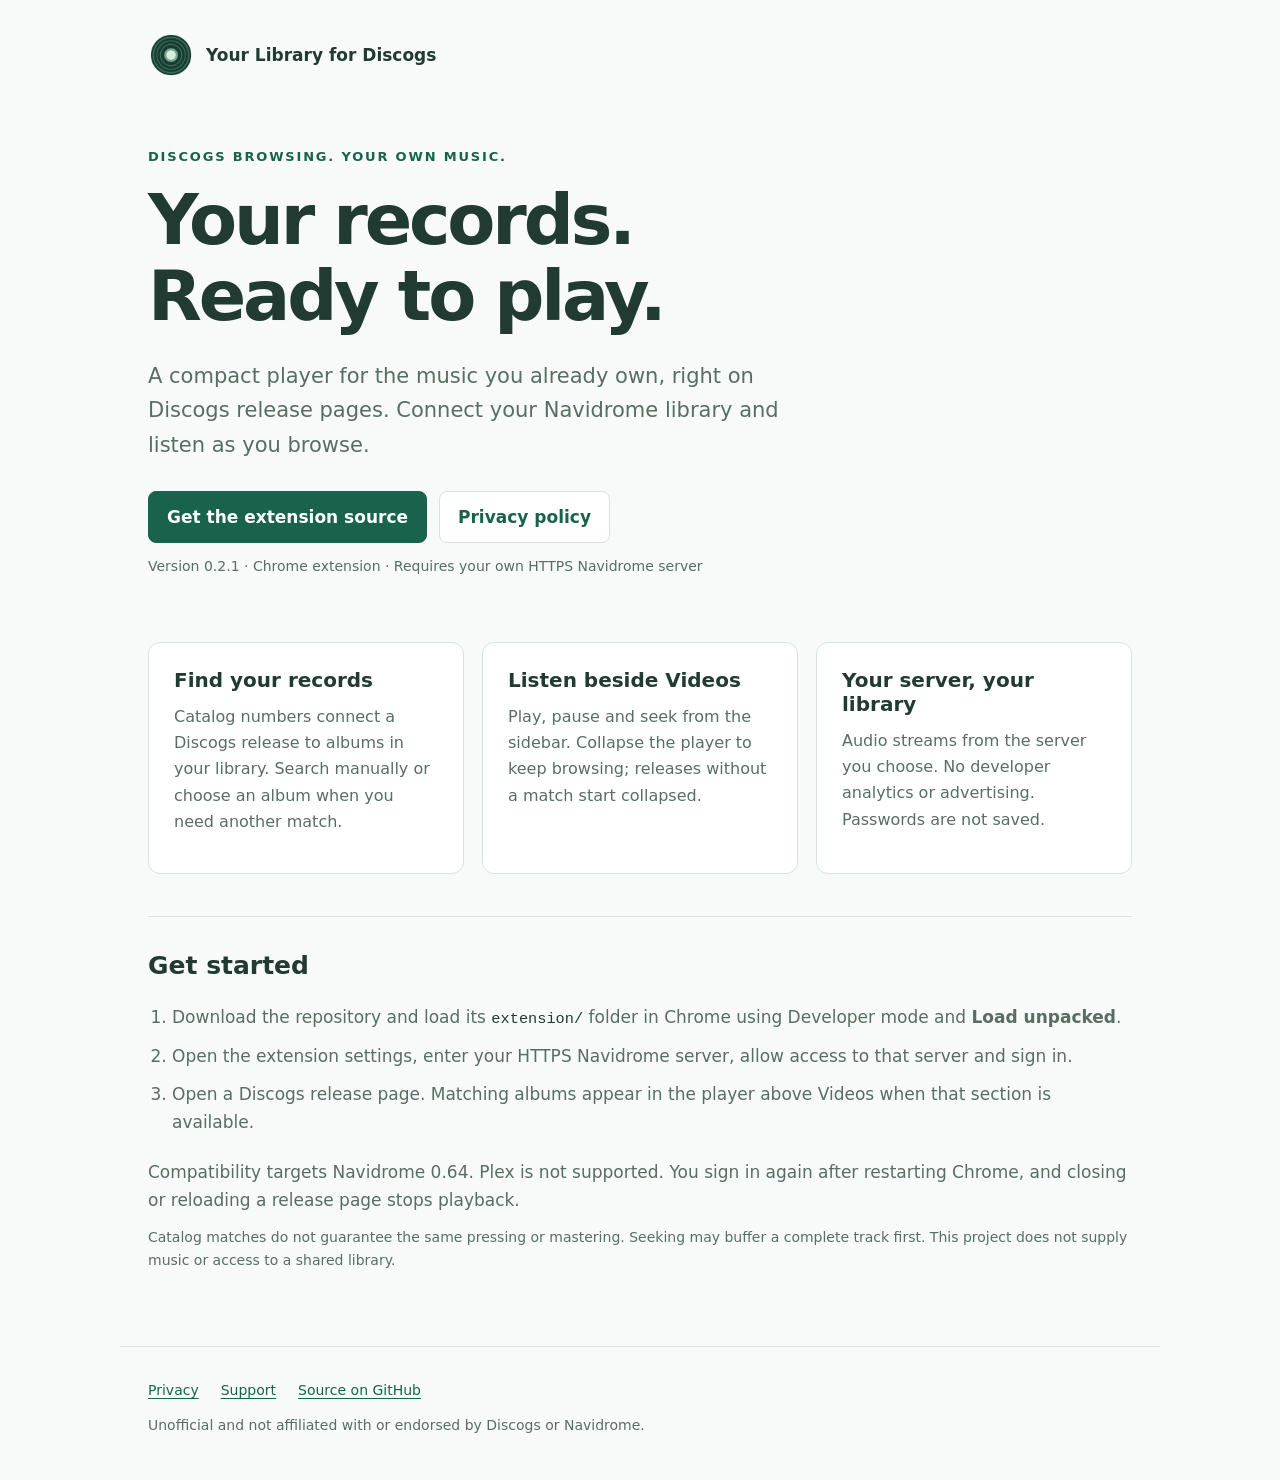
<file: docs/index.html>
<!doctype html>
<html lang="en">
<head>
  <meta charset="utf-8">
  <meta name="viewport" content="width=device-width,initial-scale=1">
  <meta name="description" content="Listen to your own Navidrome collection directly on Discogs release pages. An unofficial Chrome extension that matches your records by catalog number.">
  <title>Your Library for Discogs</title>
  <link rel="icon" href="icon.png">
  <style>
    :root{color-scheme:light;--ink:#213b33;--green:#19634d;--muted:#586e64;--line:#d7e3dc}
    *{box-sizing:border-box}body{margin:0;background:#f7faf8;color:var(--ink);font:17px/1.65 system-ui,sans-serif}
    main,footer{max-width:1040px;margin:auto;padding:32px 28px}header{display:flex;align-items:center;gap:12px;font-weight:750}header img{width:46px;height:46px}
    .hero{padding:68px 0 52px;max-width:820px}.eyebrow{color:var(--green);font-size:13px;letter-spacing:.14em;font-weight:750;text-transform:uppercase}
    h1{font-size:clamp(40px,7vw,70px);letter-spacing:-.045em;line-height:1.08;margin:16px 0 24px}h2{line-height:1.2;font-size:25px;margin:0 0 12px}p{margin:12px 0;color:var(--muted)}
    .intro{font-size:21px;max-width:650px}.links{display:flex;gap:12px;flex-wrap:wrap;margin:28px 0 0}a{color:var(--green);text-underline-offset:3px}.button{border:1px solid var(--line);border-radius:8px;padding:11px 18px;text-decoration:none;font-weight:650;background:white}.primary{background:var(--green);color:white;border-color:var(--green)}a:focus-visible{outline:3px solid #b68326;outline-offset:4px}
    .features{display:grid;grid-template-columns:repeat(3,1fr);gap:18px}.card{padding:25px;background:white;border:1px solid var(--line);border-radius:12px}.card h2{font-size:20px}.card p{font-size:16px}
    .setup{margin-top:42px;padding-top:34px;border-top:1px solid var(--line)}ol{padding-left:24px;color:var(--muted)}li{padding:5px 0}code{font-size:.9em;color:var(--ink)}.note{font-size:14px}footer{border-top:1px solid var(--line);margin-top:30px;font-size:14px}footer nav{display:flex;gap:22px;flex-wrap:wrap}
    @media(max-width:700px){.features{grid-template-columns:1fr}.hero{padding:44px 0 32px}main,footer{padding:24px}.intro{font-size:19px}}
  </style>
</head>
<body>
  <main>
    <header><img src="icon.png" alt="" width="46" height="46">Your Library for Discogs</header>
    <section class="hero" aria-labelledby="title">
      <div class="eyebrow">Discogs browsing. Your own music.</div>
      <h1 id="title">Your records.<br>Ready to play.</h1>
      <p class="intro">A compact player for the music you already own, right on Discogs release pages. Connect your Navidrome library and listen as you browse.</p>
      <div class="links"><a class="button primary" href="https://github.com/dimamarkus/discogs-navidrome#install-and-test">Get the extension source</a><a class="button" href="privacy.html">Privacy policy</a></div>
      <p class="note">Version 0.2.1 · Chrome extension · Requires your own HTTPS Navidrome server</p>
    </section>
    <section class="features" aria-label="Features">
      <article class="card"><h2>Find your records</h2><p>Catalog numbers connect a Discogs release to albums in your library. Search manually or choose an album when you need another match.</p></article>
      <article class="card"><h2>Listen beside Videos</h2><p>Play, pause and seek from the sidebar. Collapse the player to keep browsing; releases without a match start collapsed.</p></article>
      <article class="card"><h2>Your server, your library</h2><p>Audio streams from the server you choose. No developer analytics or advertising. Passwords are not saved.</p></article>
    </section>
    <section class="setup" aria-labelledby="setup-title">
      <h2 id="setup-title">Get started</h2>
      <ol><li>Download the repository and load its <code>extension/</code> folder in Chrome using Developer mode and <strong>Load unpacked</strong>.</li><li>Open the extension settings, enter your HTTPS Navidrome server, allow access to that server and sign in.</li><li>Open a Discogs release page. Matching albums appear in the player above Videos when that section is available.</li></ol>
      <p>Compatibility targets Navidrome 0.64. Plex is not supported. You sign in again after restarting Chrome, and closing or reloading a release page stops playback.</p>
      <p class="note">Catalog matches do not guarantee the same pressing or mastering. Seeking may buffer a complete track first. This project does not supply music or access to a shared library.</p>
    </section>
  </main>
  <footer><nav aria-label="Project links"><a href="privacy.html">Privacy</a><a href="https://github.com/dimamarkus/discogs-navidrome/issues">Support</a><a href="https://github.com/dimamarkus/discogs-navidrome">Source on GitHub</a></nav><p>Unofficial and not affiliated with or endorsed by Discogs or Navidrome.</p></footer>
</body>
</html>
</file>
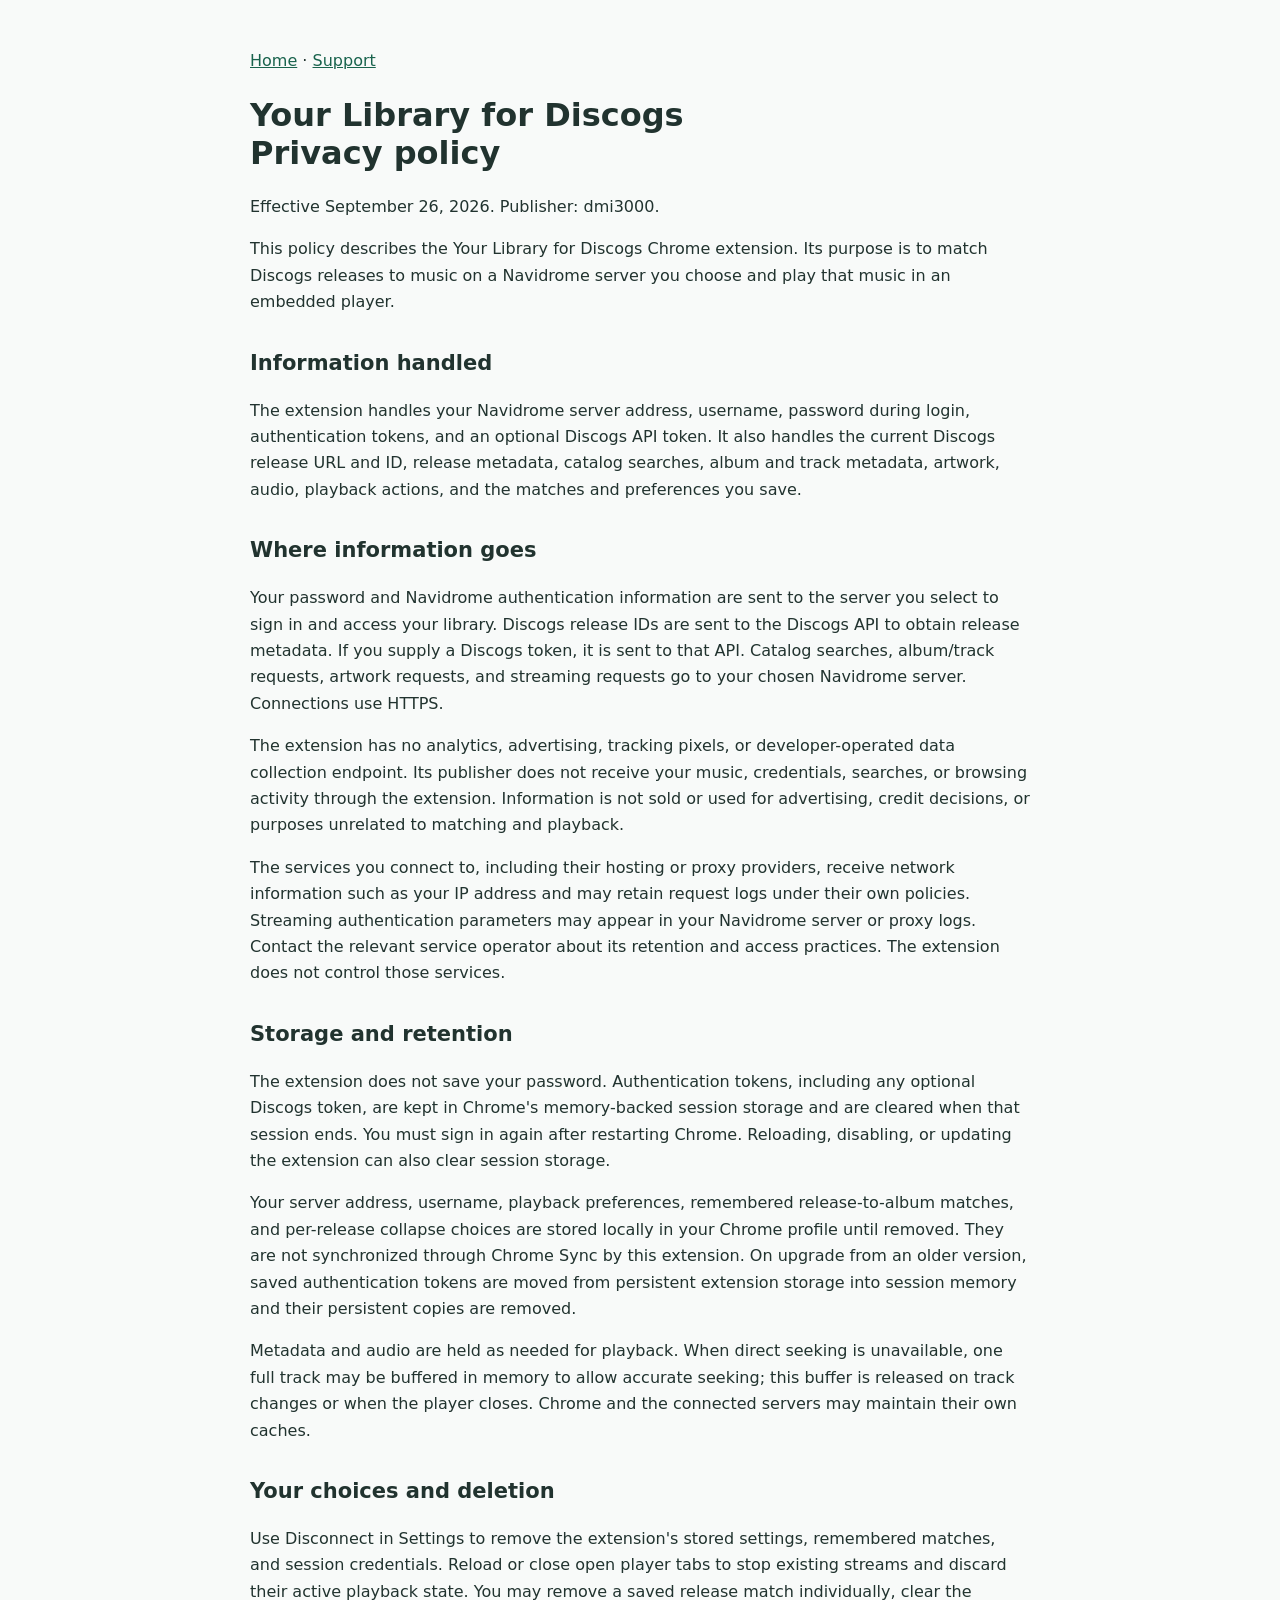
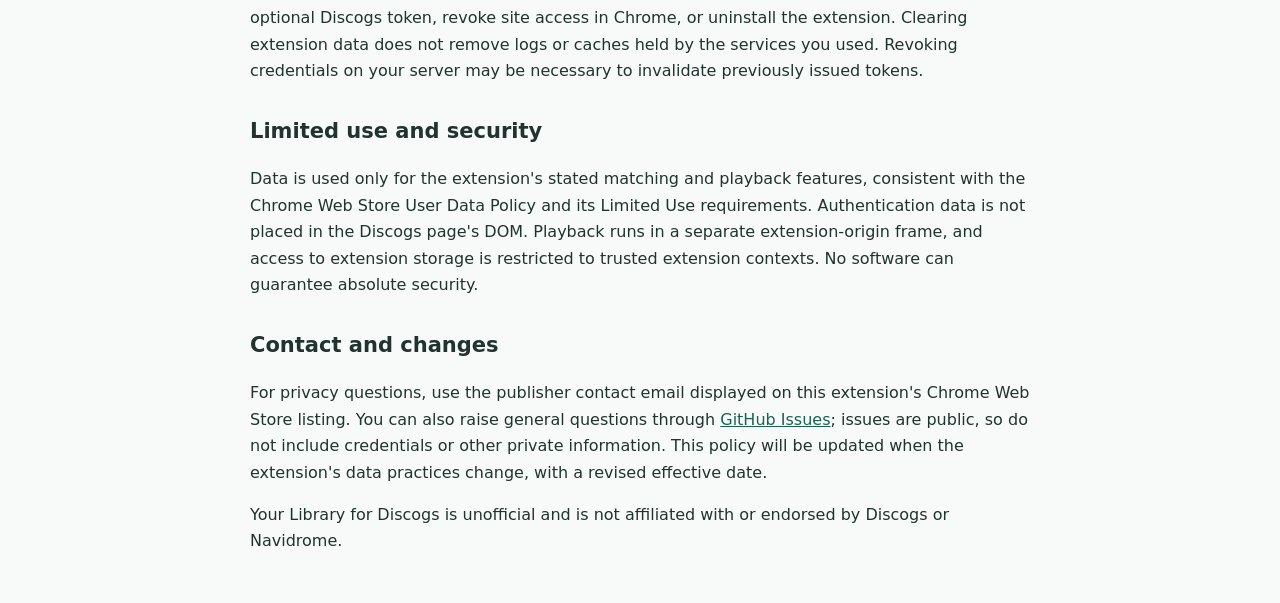
<file: docs/privacy.html>
<!doctype html><html lang="en"><head><meta charset="utf-8"><meta name="viewport" content="width=device-width,initial-scale=1"><title>Privacy — Your Library for Discogs</title><style>body{font:16px/1.65 system-ui,sans-serif;color:#21332f;background:#f8faf9;max-width:780px;margin:48px auto;padding:0 24px}h1{line-height:1.2}h2{margin-top:30px;font-size:21px}a{color:#19634d}</style></head><body>
<nav aria-label="Project links"><a href="./">Home</a> · <a href="https://github.com/dimamarkus/discogs-navidrome/issues">Support</a></nav>
<h1>Your Library for Discogs<br>Privacy policy</h1><p>Effective September 26, 2026. Publisher: dmi3000.</p>
<p>This policy describes the Your Library for Discogs Chrome extension. Its purpose is to match Discogs releases to music on a Navidrome server you choose and play that music in an embedded player.</p>
<h2>Information handled</h2>
<p>The extension handles your Navidrome server address, username, password during login, authentication tokens, and an optional Discogs API token. It also handles the current Discogs release URL and ID, release metadata, catalog searches, album and track metadata, artwork, audio, playback actions, and the matches and preferences you save.</p>
<h2>Where information goes</h2>
<p>Your password and Navidrome authentication information are sent to the server you select to sign in and access your library. Discogs release IDs are sent to the Discogs API to obtain release metadata. If you supply a Discogs token, it is sent to that API. Catalog searches, album/track requests, artwork requests, and streaming requests go to your chosen Navidrome server. Connections use HTTPS.</p>
<p>The extension has no analytics, advertising, tracking pixels, or developer-operated data collection endpoint. Its publisher does not receive your music, credentials, searches, or browsing activity through the extension. Information is not sold or used for advertising, credit decisions, or purposes unrelated to matching and playback.</p>
<p>The services you connect to, including their hosting or proxy providers, receive network information such as your IP address and may retain request logs under their own policies. Streaming authentication parameters may appear in your Navidrome server or proxy logs. Contact the relevant service operator about its retention and access practices. The extension does not control those services.</p>
<h2>Storage and retention</h2>
<p>The extension does not save your password. Authentication tokens, including any optional Discogs token, are kept in Chrome's memory-backed session storage and are cleared when that session ends. You must sign in again after restarting Chrome. Reloading, disabling, or updating the extension can also clear session storage.</p>
<p>Your server address, username, playback preferences, remembered release-to-album matches, and per-release collapse choices are stored locally in your Chrome profile until removed. They are not synchronized through Chrome Sync by this extension. On upgrade from an older version, saved authentication tokens are moved from persistent extension storage into session memory and their persistent copies are removed.</p>
<p>Metadata and audio are held as needed for playback. When direct seeking is unavailable, one full track may be buffered in memory to allow accurate seeking; this buffer is released on track changes or when the player closes. Chrome and the connected servers may maintain their own caches.</p>
<h2>Your choices and deletion</h2>
<p>Use Disconnect in Settings to remove the extension's stored settings, remembered matches, and session credentials. Reload or close open player tabs to stop existing streams and discard their active playback state. You may remove a saved release match individually, clear the optional Discogs token, revoke site access in Chrome, or uninstall the extension. Clearing extension data does not remove logs or caches held by the services you used. Revoking credentials on your server may be necessary to invalidate previously issued tokens.</p>
<h2>Limited use and security</h2>
<p>Data is used only for the extension's stated matching and playback features, consistent with the Chrome Web Store User Data Policy and its Limited Use requirements. Authentication data is not placed in the Discogs page's DOM. Playback runs in a separate extension-origin frame, and access to extension storage is restricted to trusted extension contexts. No software can guarantee absolute security.</p>
<h2>Contact and changes</h2>
<p>For privacy questions, use the publisher contact email displayed on this extension's Chrome Web Store listing. You can also raise general questions through <a href="https://github.com/dimamarkus/discogs-navidrome/issues">GitHub Issues</a>; issues are public, so do not include credentials or other private information. This policy will be updated when the extension's data practices change, with a revised effective date.</p>
<p>Your Library for Discogs is unofficial and is not affiliated with or endorsed by Discogs or Navidrome.</p>
</body></html>
</file>
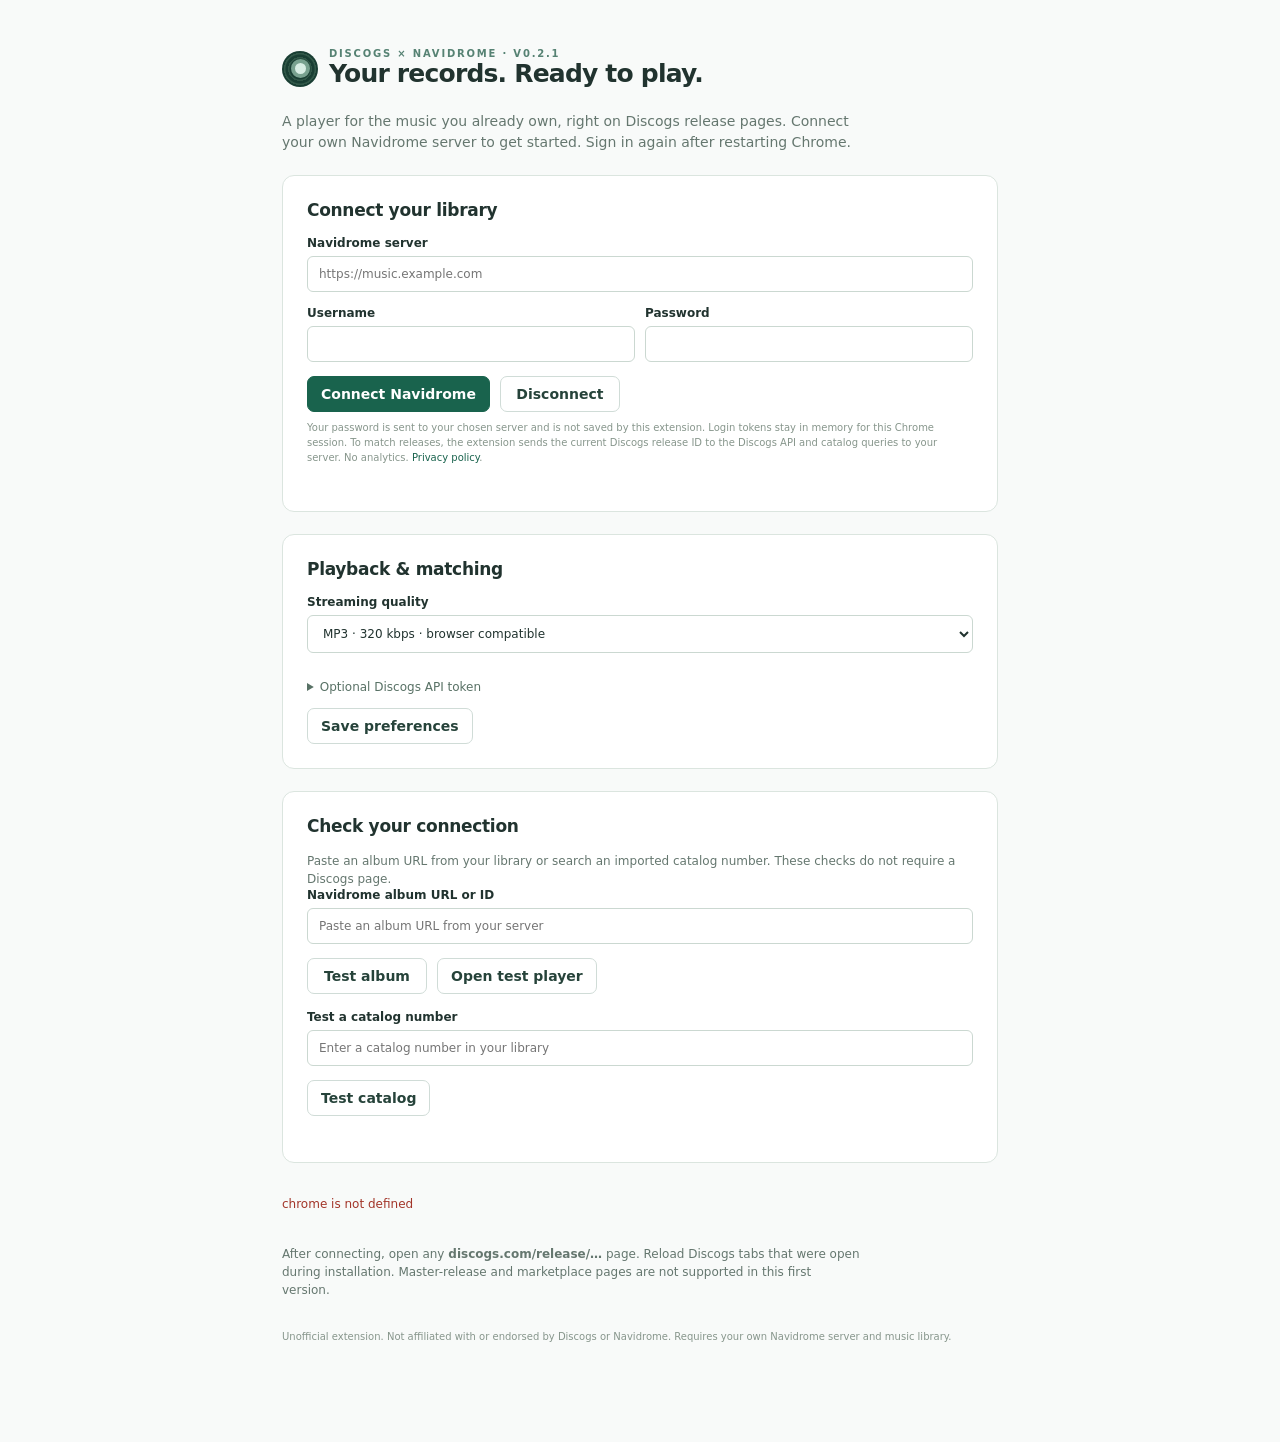
<file: extension/options.html>
<!doctype html><html lang="en"><head><meta charset="utf-8"><meta name="viewport" content="width=device-width, initial-scale=1"><title>Discogs · Your Library — Settings</title><link rel="stylesheet" href="style.css"></head><body>
<main class="options">
  <div class="brand"><span class="record" aria-hidden="true"></span><div><p class="eyebrow">Discogs × Navidrome · v0.2.1</p><h1>Your records. Ready to play.</h1></div></div>
  <p class="muted">A player for the music you already own, right on Discogs release pages. Connect your own Navidrome server to get started. Sign in again after restarting Chrome.</p>
  <section class="card"><h2>Connect your library</h2><form id="login-form">
    <label>Navidrome server<input id="server" type="url" required placeholder="https://music.example.com" autocomplete="url"></label>
    <div class="row"><label>Username<input id="username" required autocomplete="username"></label><label>Password<input id="password" type="password" required autocomplete="current-password"></label></div>
    <div class="row"><button class="primary" id="connect" type="submit">Connect Navidrome</button><button type="button" id="logout">Disconnect</button></div>
  </form><p class="subtle">Your password is sent to your chosen server and is not saved by this extension. Login tokens stay in memory for this Chrome session. To match releases, the extension sends the current Discogs release ID to the Discogs API and catalog queries to your server. No analytics. <a href="privacy.html" target="_blank">Privacy policy</a>.</p><p id="connection" class="status"></p></section>
  <section class="card"><h2>Playback & matching</h2><form id="preferences">
    <label>Streaming quality<select id="quality"><option value="mp3">MP3 · 320 kbps · browser compatible</option><option value="original">Original file · requires browser codec support</option></select></label>
    <details><summary>Optional Discogs API token</summary><label>Personal access token<input id="discogs-token" type="password" autocomplete="off" placeholder="Leave blank to keep this session’s token"></label><p class="subtle">Optional; kept in memory until Chrome restarts. Usually unnecessary for release lookups. If Discogs requires authentication, create a personal token in Discogs Settings → Developers. <label><input id="clear-token" type="checkbox"> Remove saved Discogs token</label></p></details>
    <div><button type="submit">Save preferences</button></div>
  </form></section>
  <section class="card"><h2>Check your connection</h2><p class="muted small">Paste an album URL from your library or search an imported catalog number. These checks do not require a Discogs page.</p>
    <form id="album-form"><label>Navidrome album URL or ID<input id="album" placeholder="Paste an album URL from your server" required></label><div class="row"><button type="submit">Test album</button><button type="button" id="open-player">Open test player</button></div></form>
    <form id="catalog-test-form" style="margin-top:16px"><label>Test a catalog number<input id="test-catalog" placeholder="Enter a catalog number in your library" required maxlength="160"></label><div><button type="submit">Test catalog</button></div></form>
    <p id="diagnostics" class="status"></p>
  </section>
  <p id="status" class="status" role="status" aria-live="polite"></p>
  <p class="muted small">After connecting, open any <strong>discogs.com/release/…</strong> page. Reload Discogs tabs that were open during installation. Master-release and marketplace pages are not supported in this first version.</p>
<p class="subtle">Unofficial extension. Not affiliated with or endorsed by Discogs or Navidrome. Requires your own Navidrome server and music library.</p></main><script type="module" src="options.mjs"></script></body></html>
</file>
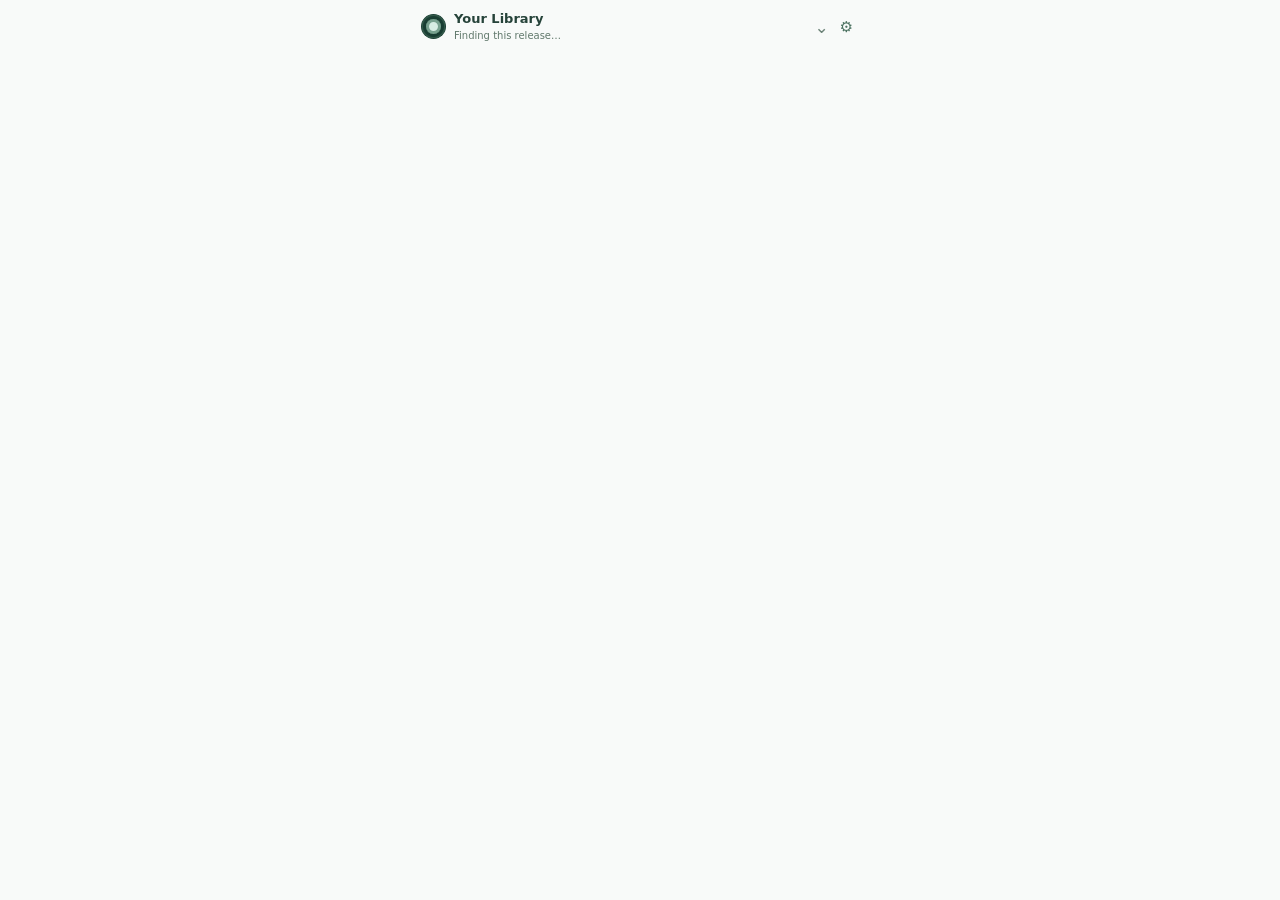
<file: extension/player.html>
<!doctype html><html lang="en"><head><meta charset="utf-8"><meta name="viewport" content="width=device-width, initial-scale=1"><meta name="referrer" content="no-referrer"><title>Your Library · Player</title><link rel="stylesheet" href="style.css"></head><body class="player-page">
<main id="player" class="player compact collapsed">
 <header class="top">
  <button id="toggle" class="collapse-toggle" aria-expanded="false" aria-controls="player-body" title="Expand your library player"><span class="record" aria-hidden="true"></span><span class="header-copy"><span class="header-title">Your Library</span><span id="summary" class="header-summary">Finding this release…</span></span><span id="chevron" class="chevron" aria-hidden="true">⌄</span></button>
  <button id="mini-play" class="mini-play" aria-label="Play album" title="Play album" hidden>▶</button>
  <button id="settings" class="text-button settings-icon" title="Settings" aria-label="Open player settings">⚙</button>
 </header>
 <div id="player-body" hidden>
 <section class="release"><p id="release-title" class="release-title">Finding this release…</p><p id="catalogs" class="catalogs"></p></section>
 <p id="status" class="status" role="status" aria-live="polite"></p>
 <section id="matches" class="match-panel" hidden><label id="choose-label">Available albums<select id="choose"></select></label>
   <div class="album-summary"><img id="cover" class="cover" alt="Album artwork" hidden><div class="album-copy"><p id="album-title" class="album-title"></p><p id="album-artist" class="muted small"></p><span id="match-badge" class="badge" title="A catalog match does not guarantee the same pressing or mastering."></span></div></div>
   <div class="player-actions"><button id="play-all" class="primary">▶ Play album</button><a id="open-album" class="small" target="_blank" rel="noopener noreferrer">Open ↗</a></div>
   <ol id="tracks" class="tracklist"></ol>
   <div class="transport"><button id="previous" title="Previous track" aria-label="Previous track">‹</button><button id="transport-play" title="Play or pause" aria-label="Play">▶</button><span id="elapsed" class="clock">0:00</span><input id="seek" type="range" min="0" max="1" step="0.1" value="0" aria-label="Seek in track" disabled><span id="total" class="clock">0:00</span><button id="next" title="Next track" aria-label="Next track">›</button></div>
   <audio id="audio" preload="none" hidden></audio><div class="volume-row"><label for="volume">Volume</label><input id="volume" type="range" min="0" max="1" step="0.01" value="1" aria-label="Volume"></div>
   <p id="now-playing" class="now-playing">Choose a track to start listening.</p>
 </section>
 <details id="manual" class="manual"><summary>Find or change match</summary>
  <button id="remember" class="text-button" hidden>Remember this match</button>
  <form id="catalog-form"><label>Catalog number<div class="row"><input id="catalog-input" placeholder="e.g. BDTS009" required maxlength="160"><button type="submit">Find</button></div></label></form>
  <form id="manual-album-form"><label>Navidrome album URL<div class="row"><input id="manual-album" placeholder="https://…/album/…/show" required><button type="submit">Use</button></div></label></form>
  <div class="row"><button id="retry" class="text-button">Retry release</button><button id="forget" class="text-button" hidden>Forget saved match</button></div>
 </details>
 </div>
</main><script type="module" src="player.mjs"></script></body></html>
</file>
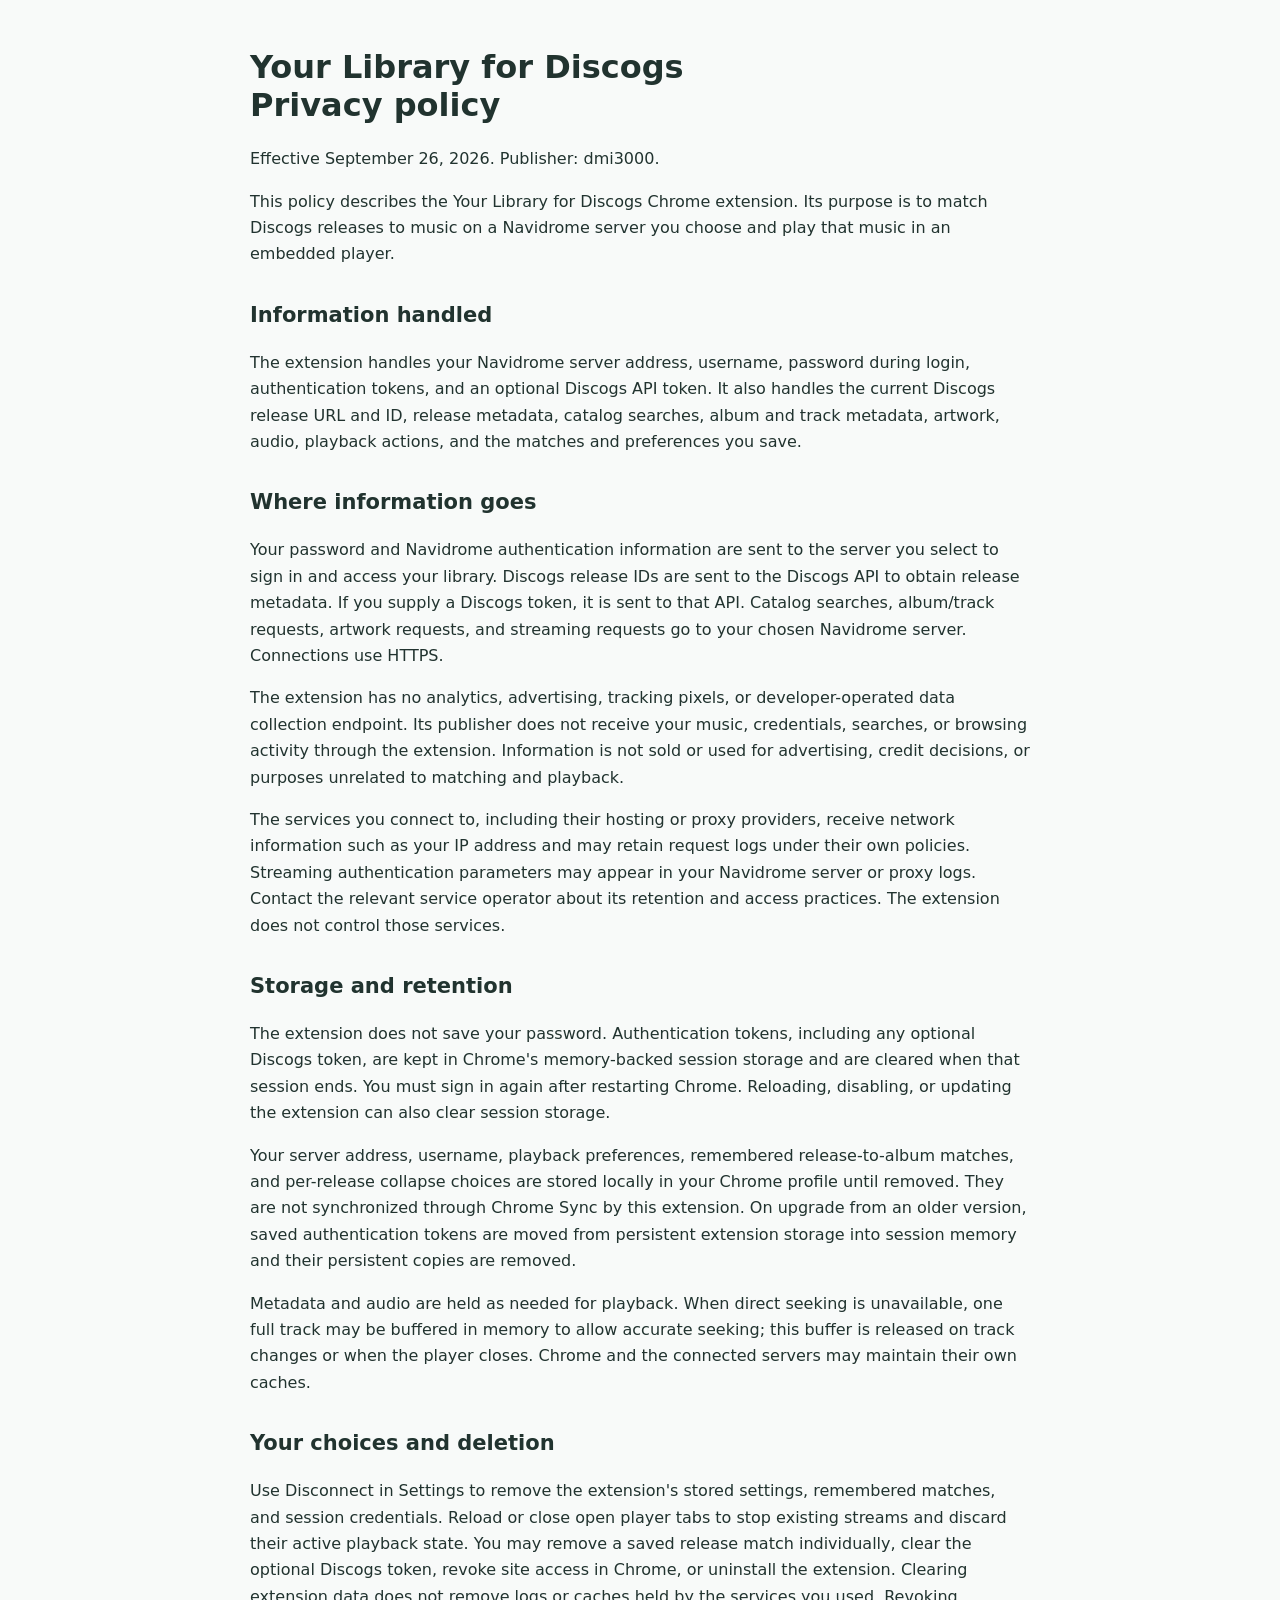
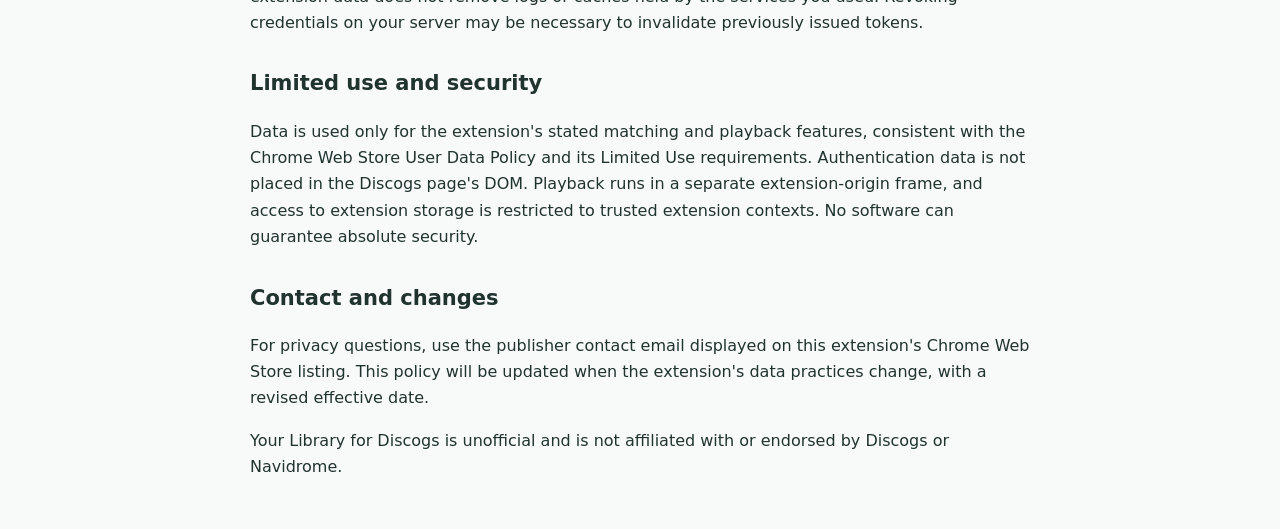
<file: extension/privacy.html>
<!doctype html><html lang="en"><head><meta charset="utf-8"><meta name="viewport" content="width=device-width,initial-scale=1"><title>Privacy — Your Library for Discogs</title><style>body{font:16px/1.65 system-ui,sans-serif;color:#21332f;background:#f8faf9;max-width:780px;margin:48px auto;padding:0 24px}h1{line-height:1.2}h2{margin-top:30px;font-size:21px}a{color:#19634d}</style></head><body>
<h1>Your Library for Discogs<br>Privacy policy</h1><p>Effective September 26, 2026. Publisher: dmi3000.</p>
<p>This policy describes the Your Library for Discogs Chrome extension. Its purpose is to match Discogs releases to music on a Navidrome server you choose and play that music in an embedded player.</p>
<h2>Information handled</h2>
<p>The extension handles your Navidrome server address, username, password during login, authentication tokens, and an optional Discogs API token. It also handles the current Discogs release URL and ID, release metadata, catalog searches, album and track metadata, artwork, audio, playback actions, and the matches and preferences you save.</p>
<h2>Where information goes</h2>
<p>Your password and Navidrome authentication information are sent to the server you select to sign in and access your library. Discogs release IDs are sent to the Discogs API to obtain release metadata. If you supply a Discogs token, it is sent to that API. Catalog searches, album/track requests, artwork requests, and streaming requests go to your chosen Navidrome server. Connections use HTTPS.</p>
<p>The extension has no analytics, advertising, tracking pixels, or developer-operated data collection endpoint. Its publisher does not receive your music, credentials, searches, or browsing activity through the extension. Information is not sold or used for advertising, credit decisions, or purposes unrelated to matching and playback.</p>
<p>The services you connect to, including their hosting or proxy providers, receive network information such as your IP address and may retain request logs under their own policies. Streaming authentication parameters may appear in your Navidrome server or proxy logs. Contact the relevant service operator about its retention and access practices. The extension does not control those services.</p>
<h2>Storage and retention</h2>
<p>The extension does not save your password. Authentication tokens, including any optional Discogs token, are kept in Chrome's memory-backed session storage and are cleared when that session ends. You must sign in again after restarting Chrome. Reloading, disabling, or updating the extension can also clear session storage.</p>
<p>Your server address, username, playback preferences, remembered release-to-album matches, and per-release collapse choices are stored locally in your Chrome profile until removed. They are not synchronized through Chrome Sync by this extension. On upgrade from an older version, saved authentication tokens are moved from persistent extension storage into session memory and their persistent copies are removed.</p>
<p>Metadata and audio are held as needed for playback. When direct seeking is unavailable, one full track may be buffered in memory to allow accurate seeking; this buffer is released on track changes or when the player closes. Chrome and the connected servers may maintain their own caches.</p>
<h2>Your choices and deletion</h2>
<p>Use Disconnect in Settings to remove the extension's stored settings, remembered matches, and session credentials. Reload or close open player tabs to stop existing streams and discard their active playback state. You may remove a saved release match individually, clear the optional Discogs token, revoke site access in Chrome, or uninstall the extension. Clearing extension data does not remove logs or caches held by the services you used. Revoking credentials on your server may be necessary to invalidate previously issued tokens.</p>
<h2>Limited use and security</h2>
<p>Data is used only for the extension's stated matching and playback features, consistent with the Chrome Web Store User Data Policy and its Limited Use requirements. Authentication data is not placed in the Discogs page's DOM. Playback runs in a separate extension-origin frame, and access to extension storage is restricted to trusted extension contexts. No software can guarantee absolute security.</p>
<h2>Contact and changes</h2>
<p>For privacy questions, use the publisher contact email displayed on this extension's Chrome Web Store listing. This policy will be updated when the extension's data practices change, with a revised effective date.</p>
<p>Your Library for Discogs is unofficial and is not affiliated with or endorsed by Discogs or Navidrome.</p>
</body></html>
</file>
<file: extension/style.css>
:root{font-family:Inter,ui-sans-serif,system-ui,-apple-system,BlinkMacSystemFont,"Segoe UI",sans-serif;color:#21332f;background:#f8faf9;color-scheme:light;font-size:14px}*{box-sizing:border-box}body{margin:0}button,input,select{font:inherit}button,a,input,select,summary{outline-offset:3px}button{cursor:pointer;border:1px solid #d0dcd7;background:#fff;color:#26433a;border-radius:7px;padding:9px 13px;font-weight:600}button:hover{background:#edf4f0}button:disabled{opacity:.5;cursor:wait}.primary{background:#19634d;color:white;border-color:#19634d}.primary:hover{background:#104c3b}a{color:#19634d;text-decoration:none}a:hover{text-decoration:underline}h1,h2,p{margin:0}h1{font-size:25px;letter-spacing:-.8px;line-height:1.2}h2{font-size:17px;letter-spacing:-.3px}.muted{color:#65776f;line-height:1.5}.eyebrow{text-transform:uppercase;letter-spacing:1.8px;font-size:10px;font-weight:750;color:#568273}.brand{display:flex;align-items:center;gap:11px}.record{height:36px;width:36px;flex-shrink:0;border-radius:50%;background:repeating-radial-gradient(circle,#193e33 0 2px,#315748 3px 4px);display:grid;place-items:center}.record:after{content:"";width:11px;height:11px;border-radius:50%;background:#d8ede4;border:4px solid #78a18f}.top{display:flex;justify-content:space-between;align-items:center;gap:14px}.text-button{border:0;background:transparent;padding:5px;color:#527768;font-size:12px}.card{background:white;border:1px solid #dbe5df;border-radius:12px;padding:24px}.options{max-width:760px;margin:48px auto;padding:0 22px 50px;display:grid;gap:22px}.options>.muted{max-width:580px}form{display:grid;gap:14px}label{display:grid;gap:6px;font-size:12px;font-weight:650}input,select{width:100%;padding:10px 11px;border:1px solid #cbd8d1;border-radius:6px;background:white;color:#21332f;font-weight:400}input:focus,select:focus{outline:2px solid #82b6a0}.row{display:flex;gap:10px;align-items:center;flex-wrap:wrap}.row>*{flex:1;min-width:120px}.row>button{flex:0 0 auto}.card h2{margin-bottom:16px}.small{font-size:12px}.status{font-size:12px;line-height:1.5;white-space:pre-line;color:#4a6d5e;padding:10px 0;min-height:22px}.error{color:#a23529}details{margin-top:13px}summary{cursor:pointer;color:#587165;font-size:12px}.player{padding:18px 20px}.player .top{padding-bottom:15px;border-bottom:1px solid #e0e8e3}.player h1{font-size:17px;letter-spacing:-.4px}.release{margin-top:14px;line-height:1.4}.release-title{font-weight:650;font-size:14px}.catalogs{font-family:ui-monospace,SFMono-Regular,monospace;font-size:11px;color:#5c7a6b;margin-top:4px}.match-panel{margin-top:10px}.album-summary{display:flex;align-items:center;gap:12px;padding:12px 0}.cover{height:52px;width:52px;border-radius:6px;object-fit:cover;background:#e5eee9}.album-title{font-weight:650;font-size:13px}.badge{font-size:10px;color:#19634d;display:block;margin-top:4px}.badge.warn{color:#92641c}.tracklist{list-style:none;margin:10px 0;padding:0;max-height:210px;overflow:auto;border-top:1px solid #e3eae6}.track{display:flex;align-items:center;gap:9px;padding:8px 2px;border-bottom:1px solid #e7eeea}.track button{border:0;padding:6px 8px;font-size:12px;background:transparent;flex:0 0 32px}.track.active{background:#eaf3ed}.track .track-title{flex:1;font-size:12px;min-width:0}.track .time{font-size:11px;color:#82948a;font-variant-numeric:tabular-nums}.track small{display:block;color:#77887d;font-size:10px;margin-top:2px}.transport{display:flex;align-items:center;gap:8px}.transport audio{height:35px;flex:1;min-width:0;width:100%}.transport button{padding:7px 10px}.now-playing{font-size:11px;margin:8px 0;color:#526f60}.manual{border-top:1px solid #e0e8e3;padding-top:10px;margin-top:10px}.manual form{margin-top:12px}.manual .row{flex-wrap:nowrap}.manual .row>input{min-width:0}.manual label{font-size:11px}.subtle{font-size:10px;color:#87968c;line-height:1.5;margin-top:8px}[hidden]{display:none!important}@media(max-width:430px){.player{padding:14px 12px}.brand{gap:7px}.record{width:28px;height:28px}.player h1{font-size:15px}.top{gap:7px}.text-button{font-size:11px}.options{margin-top:25px}.card{padding:18px}}
input[type="checkbox"]{width:auto;justify-self:start}
/* Sidebar player: natural height, dense rows, persistent collapsed controls. */
.player-page{background:#f8faf9;margin:0}
.compact{padding:0;font-size:12px;width:100%;max-width:100%;overflow-wrap:anywhere}
.compact .top{padding:10px 11px;gap:5px;border-bottom:1px solid #e0e8e3}
.compact.collapsed .top{border-bottom:0}
.compact .collapse-toggle{display:flex;align-items:center;gap:8px;flex:1;min-width:0;text-align:left;border:0;background:transparent;padding:0;font-weight:400;border-radius:3px}
.compact .collapse-toggle:hover .header-title{color:#19634d}
.compact .record{width:25px;height:25px}
.compact .record:after{width:9px;height:9px;border-width:3px}
.compact .header-copy{display:flex;flex-direction:column;gap:2px;min-width:0;flex:1}
.compact .header-title{font-weight:700;font-size:13px;line-height:17px}
.compact .header-summary{font-size:10px;color:#60786b;line-height:14px;white-space:nowrap;overflow:hidden;text-overflow:ellipsis}
.compact .chevron{font-size:17px;color:#6b8277;flex:0 0 15px;text-align:center}
.compact .settings-icon,.compact .mini-play{flex:0 0 25px;width:25px;min-width:25px;height:28px;padding:2px;border:0;background:transparent;font-size:15px;color:#4d7362}
.compact .mini-play{font-size:12px}
.compact #player-body{padding:0 11px 9px}
.compact.has-match .release{display:none}
.compact .release{margin-top:10px}
.compact .release-title{font-size:12px;line-height:1.4}
.compact .catalogs{font-size:10px;margin-top:3px;line-height:1.5}
.compact .status{font-size:11px;padding:8px 0;min-height:0}
.compact .status:empty{display:none}
.compact .match-panel{margin-top:0}
.compact #choose-label{padding-top:9px;font-size:10px}
.compact #choose{padding:7px;font-size:11px}
.compact .album-summary{gap:9px;padding:10px 0 8px}
.compact .cover{width:34px;height:34px;flex:0 0 34px;border-radius:4px}
.compact .album-copy{min-width:0}
.compact .album-title{font-size:12px;line-height:1.35}
.compact .album-artist,.compact .album-copy .small{font-size:10px;line-height:1.4}
.compact .badge{font-size:9px;line-height:1.3;margin-top:2px}
.compact .player-actions{display:flex;justify-content:space-between;align-items:center;gap:8px}
.compact .player-actions .primary{font-size:11px;padding:6px 10px;border-radius:5px}
.compact .player-actions a{font-size:10px}
.compact .tracklist{margin:8px 0;max-height:180px;overscroll-behavior:contain}
.compact .track{padding:4px 0;gap:5px;min-height:32px}
.compact .track button{flex-basis:23px;padding:5px 3px;font-size:10px}
.compact .track .track-title{font-size:11px;line-height:1.35}
.compact .track small{font-size:9px;line-height:1.3;margin-top:1px}
.compact .track .time{font-size:10px;padding-right:3px;flex:0 0 auto}
.compact .transport{gap:3px}
.compact .transport button{border:0;background:transparent;padding:4px 6px;font-size:18px;flex:0 0 24px}
.compact .transport audio{height:32px;min-width:0;width:0;flex:1}
.compact .now-playing{font-size:10px;line-height:1.4;margin:5px 0;white-space:nowrap;overflow:hidden;text-overflow:ellipsis}
.compact .manual{margin-top:8px;padding-top:7px}
.compact .manual summary{font-size:10px}
.compact .manual form{margin-top:9px}
.compact .manual label{font-size:10px}
.compact .manual .row{gap:6px}
.compact .manual input{font-size:11px;padding:7px 8px}
.compact .manual button{font-size:10px;padding:7px 9px}
.compact .manual .text-button{min-width:0;flex:0 1 auto;padding:6px 0;font-size:10px}
@media(min-width:700px){.player-page .compact{max-width:460px;margin:0 auto}}

.compact .transport{gap:4px;min-width:0}
.compact .transport #transport-play{font-size:12px;flex-basis:25px}
.compact .clock{font-size:10px;font-variant-numeric:tabular-nums;white-space:nowrap;color:#526f60}
.compact input[type="range"]{padding:0;border:0;accent-color:#19634d;cursor:pointer;height:20px;margin:0;min-width:0}
.compact #seek{flex:1;width:0}
.compact .volume-row{display:flex;align-items:center;justify-content:flex-end;gap:7px;margin:3px 0}
.compact .volume-row label{font-size:9px;color:#60786b}
.compact #volume{width:65px;height:12px}
.compact button:focus-visible,.compact input:focus-visible{outline:2px solid #19634d;outline-offset:2px}
</file>
